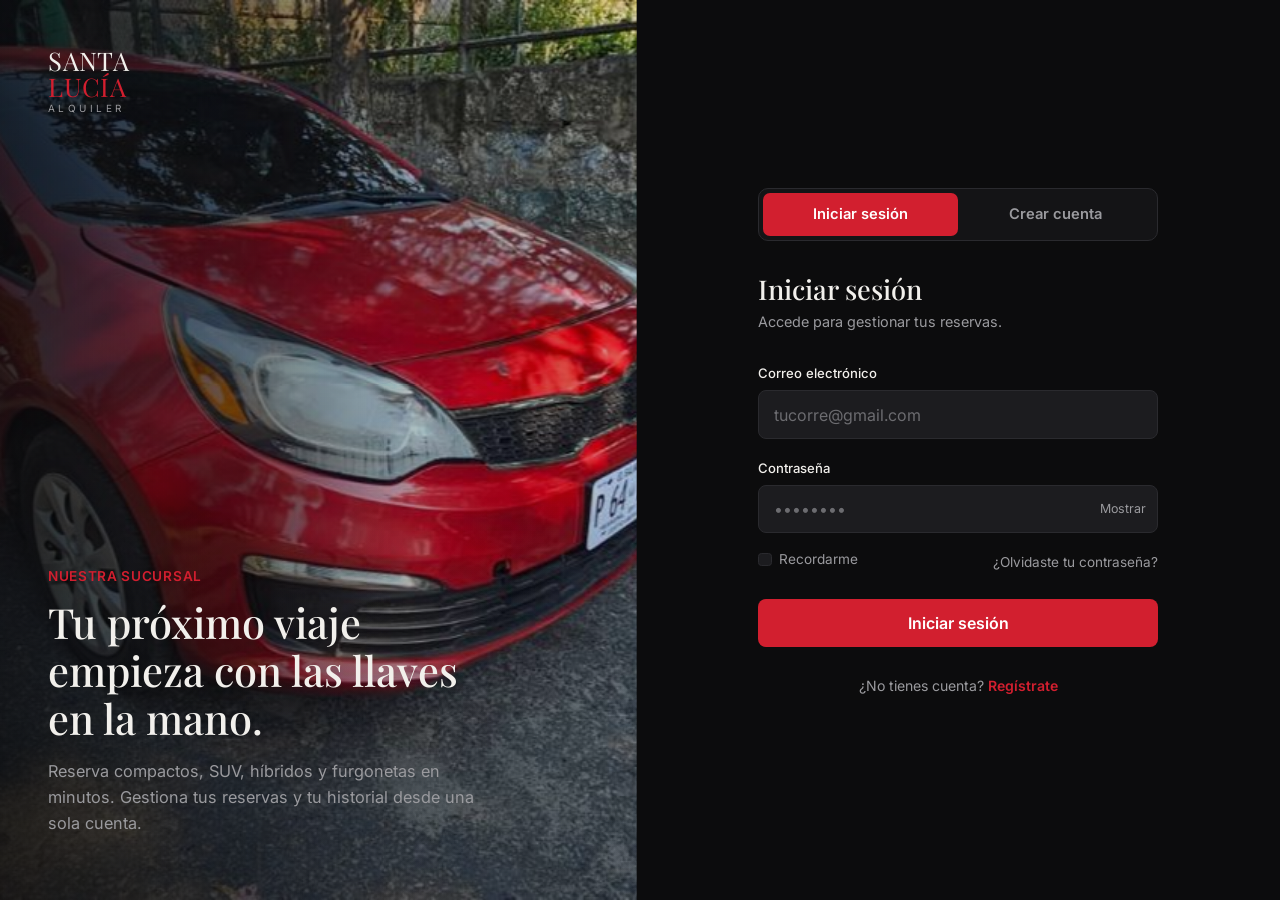
<file: renta-carros-santa-lucia - copia/dashboard.html>
<!DOCTYPE html>
<html lang="es">
<head>
    <meta charset="UTF-8">
    <meta name="viewport" content="width=device-width, initial-scale=1.0">
    <title>Dashboard - SantaLucía Alquiler</title>
    <link rel="stylesheet" href="styles.css">
    <link rel="stylesheet" href="autos.css">
    <link rel="preconnect" href="https://fonts.googleapis.com">
    <link rel="preconnect" href="https://fonts.gstatic.com" crossorigin>
    <link href="https://fonts.googleapis.com/css2?family=Libre+Baskerville:ital,wght@0,400;0,700;1,400&family=Inter:wght@400;500;600;700;800&display=swap" rel="stylesheet">
    <link rel="stylesheet" href="https://cdnjs.cloudflare.com/ajax/libs/font-awesome/6.4.0/css/all.min.css">
    <style>
        .dashboard-container {
            max-width: 1500px;
            margin: 40px auto;
            padding: 0 40px;
        }

        .dashboard-header {
            display: flex;
            justify-content: space-between;
            align-items: center;
            margin-bottom: 30px;
            flex-wrap: wrap;
            gap: 20px;
            border-bottom: 1px solid var(--light-gray-border);
            padding-bottom: 20px;
        }

        .dashboard-title {
            font-size: 2.2rem;
            font-weight: 900;
            color: #ffffff;
        }

        .role-badge {
            background-color: var(--lime-green);
            color: #ffffff;
            padding: 6px 16px;
            border-radius: 20px;
            font-size: 0.85rem;
            font-weight: 700;
            text-transform: uppercase;
            letter-spacing: 1px;
        }

        /* Tarjetas de métricas */
        .metrics-grid {
            display: grid;
            grid-template-columns: repeat(auto-fit, minmax(240px, 1fr));
            gap: 20px;
            margin-bottom: 40px;
        }

        .metric-card {
            background-color: #1a1a1a;
            border: 1px solid var(--light-gray-border);
            border-radius: var(--radius-lg);
            padding: 24px;
            display: flex;
            align-items: center;
            gap: 20px;
        }

        .metric-icon {
            width: 54px;
            height: 54px;
            border-radius: var(--radius-md);
            background-color: rgba(220, 38, 38, 0.15);
            color: var(--lime-green);
            display: flex;
            align-items: center;
            justify-content: center;
            font-size: 1.5rem;
        }

        .metric-info h3 {
            font-size: 0.9rem;
            color: var(--text-gray);
            margin-bottom: 4px;
        }

        .metric-value {
            font-size: 1.8rem;
            font-weight: 800;
            color: #ffffff;
        }

        /* Secciones principales */
        .dashboard-content {
            display: grid;
            grid-template-columns: 2fr 1fr;
            gap: 30px;
        }

        .dashboard-card {
            background-color: #1a1a1a;
            border: 1px solid var(--light-gray-border);
            border-radius: var(--radius-lg);
            padding: 28px;
            margin-bottom: 30px;
        }

        .card-header-title {
            font-size: 1.3rem;
            color: #ffffff;
            margin-bottom: 20px;
            display: flex;
            align-items: center;
            gap: 10px;
        }

        /* Tablas */
        .table-responsive {
            overflow-x: auto;
        }

        .data-table {
            width: 100%;
            border-collapse: collapse;
            text-align: left;
        }

        .data-table th, .data-table td {
            padding: 14px 16px;
            border-bottom: 1px solid var(--light-gray-border);
            color: #d4d4d4;
            font-size: 0.95rem;
        }

        .data-table th {
            color: #ffffff;
            font-weight: 700;
            background-color: #0a0a0a;
        }

        .status-tag {
            padding: 4px 10px;
            border-radius: 4px;
            font-size: 0.78rem;
            font-weight: 700;
        }

        .status-active { background-color: rgba(34, 197, 94, 0.2); color: #4ade80; }
        .status-pending { background-color: rgba(234, 179, 8, 0.2); color: #facc15; }
        .status-completed { background-color: rgba(59, 130, 246, 0.2); color: #60a5fa; }

        @media (max-width: 980px) {
            .dashboard-content { grid-template-columns: 1fr; }
            .dashboard-container { padding: 0 20px; }
        }
    </style>
</head>
<body>

    <!-- Header / Navbar -->
    <header class="header">
        <nav class="navbar">
            <a href="index.html" class="logo-link">
                <div class="logo">
                    <span class="logo-oto">SANTA</span>
                    <span class="logo-q">LUCÍA</span>
                    <span class="logo-sub">ALQUILER</span>
                </div>
            </a>
            <div class="nav-right">
                <ul class="nav-menu">
                    <li><a href="index.html" class="nav-link">Inicio</a></li>
                    <li><a href="autos.html" class="nav-link">Nuestra Flota</a></li>
                    <li><a href="dashboard.html" class="nav-link active" style="color:var(--lime-green)">Dashboard</a></li>
                </ul>
                <div class="user-box">
                    <span class="user-welcome" id="dashUserDisplay">Cargando...</span>
                    <button id="dashLogoutBtn" class="logout-btn"><i class="fas fa-sign-out-alt"></i> Salir</button>
                </div>
            </div>
        </nav>
    </header>

    <!-- Contenido principal del Dashboard -->
    <main class="dashboard-container">
        
        <div class="dashboard-header">
            <div>
                <h1 class="dashboard-title">Panel de Control</h1>
                <p style="color: var(--text-gray);">Información general y estado de servicios en tiempo real.</p>
            </div>
            <div>
                <span class="role-badge" id="userRoleBadge">Rol: Cliente</span>
            </div>
        </div>

        <!-- Métrica resumidas -->
        <section class="metrics-grid">
            <div class="metric-card">
                <div class="metric-icon"><i class="fas fa-car"></i></div>
                <div class="metric-info">
                    <h3>Vehículos Alquilados</h3>
                    <div class="metric-value" id="metricCars">0</div>
                </div>
            </div>
            <div class="metric-card">
                <div class="metric-icon"><i class="fas fa-calendar-check"></i></div>
                <div class="metric-info">
                    <h3>Reservas Activas</h3>
                    <div class="metric-value" id="metricReservations">0</div>
                </div>
            </div>
            <div class="metric-card">
                <div class="metric-icon"><i class="fas fa-wallet"></i></div>
                <div class="metric-info">
                    <h3 id="metricSpendLabel">Gasto Total</h3>
                    <div class="metric-value" id="metricSpend">$0.00</div>
                </div>
            </div>
            <div class="metric-card">
                <div class="metric-icon"><i class="fas fa-star"></i></div>
                <div class="metric-info">
                    <h3>Puntos Fidelidad</h3>
                    <div class="metric-value" id="metricPoints">0</div>
                </div>
            </div>
        </section>

        <!-- Bloques principales -->
        <div class="dashboard-content">
            
            <!-- Columna izquierda: Tabla principal dinámica según rol -->
            <div class="dashboard-main-col">
                <div class="dashboard-card">
                    <h2 class="card-header-title" id="tableTitle">
                        <i class="fas fa-list"></i> Mis Reservas Recientes
                    </h2>
                    <div class="table-responsive">
                        <table class="data-table">
                            <thead>
                                <tr id="tableHeaders">
                                    <th>ID Reserva</th>
                                    <th>Vehículo</th>
                                    <th>Fecha Inicio</th>
                                    <th>Estado</th>
                                    <th>Monto</th>
                                </tr>
                            </thead>
                            <tbody id="tableBody">
                                <!-- Se carga dinámicamente mediante JS -->
                            </tbody>
                        </table>
                    </div>
                </div>
            </div>

            <!-- Columna derecha: Actividad / Notificaciones o gestión -->
            <div class="dashboard-side-col">
                <div class="dashboard-card">
                    <h2 class="card-header-title">
                        <i class="fas fa-bell"></i> Notificaciones
                    </h2>
                    <ul style="list-style: none; padding: 0;" id="notificationsList">
                        <!-- Cargado vía JS -->
                    </ul>
                </div>
            </div>

        </div>

    </main>

    <script src="script.js"></script>
    <script>
        document.addEventListener('DOMContentLoaded', function() {
            // Validar sesión simulada en localStorage / sessionStorage
            const sessionEmail = sessionStorage.getItem('usuario');
            if (!sessionEmail) {
                window.location.replace('login-registro.html');
                return;
            }

            // Cargar datos de usuario
            const userKey = 'user_data_' + btoa(unescape(encodeURIComponent(sessionEmail))).replace(/=/g, '');
            const storedData = JSON.parse(localStorage.getItem(userKey) || '{}');
            
            // Asignación de rol simulada (ejemplo: si el correo es admin@santalucia.com o contiene 'admin')
            const role = (sessionEmail.includes('admin')) ? 'admin' : 'cliente';

            // Mostrar info en pantalla
            document.getElementById('dashUserDisplay').textContent = storedData.name || sessionEmail;
            document.getElementById('userRoleBadge').textContent = 'Rol: ' + role.toUpperCase();

            // Renderizar vistas diferenciadas según el ROL
            if (role === 'admin') {
                renderAdminDashboard();
            } else {
                renderClientDashboard(storedData);
            }

            // Logout
            document.getElementById('dashLogoutBtn').addEventListener('click', function() {
                sessionStorage.removeItem('usuario');
                window.location.replace('login-registro.html');
            });
        });

        function renderClientDashboard(userData) {
            document.getElementById('metricCars').textContent = '1';
            document.getElementById('metricReservations').textContent = '2';
            document.getElementById('metricSpendLabel').textContent = 'Gasto Acumulado';
            document.getElementById('metricSpend').textContent = '$240.00';
            document.getElementById('metricPoints').textContent = '120 pts';

            const tbody = document.getElementById('tableBody');
            tbody.innerHTML = `
                <tr>
                    <td>#RES-9021</td>
                    <td>Nissan Versa</td>
                    <td>22/09/2026</td>
                    <td><span class="status-tag status-active">Activa</span></td>
                    <td>$120.00</td>
                </tr>
                <tr>
                    <td>#RES-8812</td>
                    <td>Kia Sportage</td>
                    <td>10/08/2026</td>
                    <td><span class="status-tag status-completed">Completada</span></td>
                    <td>$120.00</td>
                </tr>
            `;

            document.getElementById('notificationsList').innerHTML = `
                <li style="margin-bottom: 12px; font-size: 0.9rem; color: #a3a3a3;">
                    <strong style="color: #fff;">Recordatorio:</strong> Entrega del Nissan Versa el 25/09/2026.
                </li>
                <li style="font-size: 0.9rem; color: #a3a3a3;">
                    <strong style="color: #fff;">Pago Confirmado:</strong> Reserva #RES-9021 procesada con éxito.
                </li>
            `;
        }

        function renderAdminDashboard() {
            document.getElementById('tableTitle').innerHTML = '<i class="fas fa-tasks"></i> Gestión Global de Flota';
            document.getElementById('metricCars').textContent = '94';
            document.getElementById('metricReservations').textContent = '18';
            document.getElementById('metricSpendLabel').textContent = 'Ingresos del Mes';
            document.getElementById('metricSpend').textContent = '$12,450.00';
            document.getElementById('metricPoints').textContent = '98%'; // Eficiencia de flota

            const tbody = document.getElementById('tableBody');
            tbody.innerHTML = `
                <tr>
                    <td>#RES-9021</td>
                    <td>Juan Pérez (Cliente)</td>
                    <td>Nissan Versa</td>
                    <td><span class="status-tag status-active">En Salida</span></td>
                    <td>$120.00</td>
                </tr>
                <tr>
                    <td>#RES-9022</td>
                    <td>Maria López (Cliente)</td>
                    <td>BMW Serie 3</td>
                    <td><span class="status-tag status-pending">Pendiente</span></td>
                    <td>$350.00</td>
                </tr>
            `;

            document.getElementById('notificationsList').innerHTML = `
                <li style="margin-bottom: 12px; font-size: 0.9rem; color: #a3a3a3;">
                    <strong style="color: #fff;">Alerta Mantenimiento:</strong> Coche Kia Sportage (ID: 45) requiere revisión de frenos.
                </li>
                <li style="font-size: 0.9rem; color: #a3a3a3;">
                    <strong style="color: #fff;">Nueva Solicitud:</strong> 3 reservas pendientes de aprobación.
                </li>
            `;
        }
    </script>
</body>
</html>
</file>
<file: renta-carros-santa-lucia - copia/styles.css>
/* Estilos generales SANTA LUCÍA ALQUILER */

/* Reset básico */
*,
*::before,
*::after {
    margin: 0;
    padding: 0;
    box-sizing: border-box;
}

/* Variables: colores, sombras, radios */
:root {
    /* Colores del tema (tema oscuro + acento rojo) */
    --lime-green: #DC2626;
    --lime-green-hover: #B91C1C;
    --dark-gray: #f5f5f7;
    --medium-gray: #e5e5e5;
    --text-gray: #a3a3a3;
    --light-gray: #1a1a1a;
    --light-gray-border: #333333;
    --white: #000000;
    --black: #ffffff;

    /* Sombras */
    --shadow-sm: 0 2px 8px rgba(255, 255, 255, 0.06);
    --shadow-md: 0 4px 16px rgba(255, 255, 255, 0.1);
    --shadow-lg: 0 8px 32px rgba(255, 255, 255, 0.15);

    /* Radios */
    --radius-sm: 4px;
    --radius-md: 8px;
    --radius-lg: 12px;

    /* Transiciones */
    --transition: all 0.3s ease;
}

/* Estilos base del HTML */
html {
    scroll-behavior: smooth;
}

/* Body: fuente principal + fondo oscuro */
body {
    font-family: 'Libre Baskerville', Georgia, 'Times New Roman', serif;
    color: var(--dark-gray);
    line-height: 1.75;
    background-color: var(--white);
    overflow-x: hidden;
    font-size: 16px;
    -webkit-font-smoothing: antialiased;
    -moz-osx-font-smoothing: grayscale;
}

/* FUENTE GLOBAL: Aplico la fuente a TODO lo que HEREDA normal y a controles
   de formulario (que NO heredan por defecto del <body>).
   NO toco *::before / *::after para NO romper Font Awesome (usa ::before para pintar iconos). */
button,
input,
select,
textarea,
optgroup,
option,
::placeholder,
ul, ol, li, a, span, p, div, section, article, aside, header, nav, footer,
h1, h2, h3, h4, h5, h6,
label, small, strong, em, table, td, th, form {
    font-family: 'Libre Baskerville', Georgia, 'Times New Roman', serif;
}

/* ========== Tipografía (Libre Baskerville) ========== */
h1, h2, h3, h4, h5, h6,
.logo-oto, .logo-q,
.nav-link, .mobile-nav-link,
.footer-title,
.hero-subtitle, .hero-title,
.category-btn, .sort-label, .sort-select,
.widget-toggle,
.payment-label,
.dropdown-menu li a,
.count,
.footer-copy {
    font-family: 'Libre Baskerville', Georgia, 'Times New Roman', serif !important;
    letter-spacing: 0.8px;
    line-height: 1.2;
}

/* Logo y títulos grandes: tracking ajustado */
.logo-oto, .logo-q,
.hero-title {
    letter-spacing: -1px;
}

.hero-subtitle,
.logo-sub {
    font-family: 'Libre Baskerville', Georgia, 'Times New Roman', serif !important;
    letter-spacing: 3px;
}

/* ========== LIBRE BASKERVILLE (textos de lectura) ========== */
.footer-tagline,
.contact-list li,
.footer-links li a,
.footer-legal li a,
.widget-item {
    font-family: 'Libre Baskerville', Georgia, 'Times New Roman', serif !important;
}

.social-link,
.widget-item {
    font-family: initial !important;
}

a {
    text-decoration: none;
    color: inherit;
}

ul {
    list-style: none;
}

button {
    font-family: inherit;
    cursor: pointer;
    border: none;
    background: none;
}

select {
    font-family: inherit;
}

/* ========== Header / Navbar ========== */
.header {
    position: sticky;
    top: 0;
    z-index: 1000;
    background-color: var(--white);
    border-bottom: 1px solid var(--light-gray-border);
    box-shadow: var(--shadow-sm);
}

.navbar {
    max-width: 1500px;
    margin: 0 auto;
    padding: 0 40px;
    height: 90px;
    display: flex;
    align-items: center;
    justify-content: space-between;
}

/* Logo del header */
.logo {
    display: flex;
    flex-direction: column;
    align-items: flex-start;
    line-height: 1;
}

.logo-oto {
    font-size: 2.16rem;
    font-weight: 900;
    color: var(--black);
    letter-spacing: -2px;
}

.logo-q {
    font-size: 2.16rem;
    font-weight: 900;
    color: var(--lime-green);
    letter-spacing: -2px;
}

.logo-sub {
    font-size: 0.684rem;
    font-weight: 800;
    color: var(--lime-green);
    letter-spacing: 4px;
    margin-top: -4px;
    margin-left: 2px;
}

/* Menú navegación y elementos de la derecha */
.nav-right {
    display: flex;
    align-items: center;
    gap: 30px;
}

/* Menú principal de navegación */
.nav-menu {
    display: flex;
    align-items: center;
    gap: 36px;
}

.nav-link {
    font-size: 1.05rem;
    font-weight: 600;
    color: var(--dark-gray);
    transition: var(--transition);
    position: relative;
    padding: 8px 0;
}

.nav-link:hover {
    color: var(--lime-green);
}

/* Dropdowns del menú (Empresa, Idiomas...) */
.dropdown {
    position: relative;
}

.dropdown-arrow {
    font-size: 0.7rem;
    margin-left: 5px;
    color: var(--lime-green);
    transition: transform 0.3s ease;
}

.dropdown-toggle:hover .dropdown-arrow {
    transform: rotate(180deg);
}

/* Submenú desplegable */
.dropdown-menu {
    position: absolute;
    top: 100%;
    left: 50%;
    transform: translateX(-50%) translateY(10px);
    min-width: 180px;
    background-color: var(--white);
    border-radius: var(--radius-md);
    box-shadow: var(--shadow-lg);
    padding: 10px 0;
    opacity: 0;
    visibility: hidden;
    transition: all 0.3s ease;
    z-index: 100;
    border: 1px solid var(--light-gray-border);
}

.dropdown:hover .dropdown-menu,
.dropdown.active .dropdown-menu {
    opacity: 1;
    visibility: visible;
    transform: translateX(-50%) translateY(0);
}

.dropdown-menu li a {
    display: block;
    padding: 10px 20px;
    font-size: 0.92rem;
    font-weight: 500;
    color: var(--text-gray);
    transition: var(--transition);
}

.dropdown-menu li a:hover {
    background-color: var(--light-gray);
    color: var(--lime-green);
}

/* Selectores de idioma (ES/EN) */
.nav-extras {
    display: flex;
    align-items: center;
    gap: 18px;
    padding-left: 24px;
    border-left: 1px solid var(--light-gray-border);
    height: 40px;
}

.extras-btn {
    font-size: 1rem;
    font-weight: 600;
    color: var(--dark-gray);
    padding: 6px 0;
    transition: var(--transition);
    display: flex;
    align-items: center;
}

.extras-btn:hover {
    color: var(--lime-green);
}

/* Botón hamburguesa (solo móvil) */
.mobile-menu-btn {
    display: none;
    font-size: 1.5rem;
    color: var(--dark-gray);
    padding: 8px;
}

/* Menú móvil desplegable (abajo del header) */
.mobile-menu {
    display: none;
    background-color: var(--white);
    border-top: 1px solid var(--light-gray-border);
    padding: 20px 40px;
}

.mobile-menu.open {
    display: block;
}

.mobile-nav-menu {
    display: flex;
    flex-direction: column;
    gap: 4px;
}

.mobile-nav-link {
    display: block;
    font-size: 1.1rem;
    font-weight: 600;
    color: var(--dark-gray);
    padding: 14px 0;
    border-bottom: 1px solid var(--light-gray-border);
    transition: var(--transition);
}

.mobile-nav-link:hover {
    color: var(--lime-green);
}

.mobile-extras {
    display: flex;
    gap: 20px;
    margin-top: 20px;
    padding-top: 20px;
    border-top: 1px solid var(--light-gray-border);
}

/* ========== Hero (parte superior con video o carrusel) ========== */
.hero {
    position: relative;
    width: 100%;
    height: 88vh;
    min-height: 680px;
    overflow: hidden;
    border-bottom: 4px solid var(--lime-green);
    box-shadow: 0 6px 20px rgba(220, 38, 38, 0.35);
}

/* Track y slides del carrusel */
.carousel-track {
    position: relative;
    width: 100%;
    height: 100%;
}

.hero-slide {
    position: absolute;
    top: 0;
    left: 0;
    width: 100%;
    height: 100%;
    opacity: 0;
    transition: opacity 0.8s ease-in-out;
    visibility: hidden;
}

.hero-slide.active {
    opacity: 1;
    visibility: visible;
    z-index: 0;
}

.hero-image {
    width: 100%;
    height: 100%;
    object-fit: cover;
    object-position: center;
    display: block;
}

/* Video de fondo del hero */
.hero-video {
    position: absolute;
    top: 0;
    left: 0;
    width: 100%;
    height: 100%;
    object-fit: cover;
    object-position: center;
    display: block;
    z-index: 0;
}

/* Oscurece el fondo para que se lea el texto */
.hero-overlay {
    position: absolute;
    top: 0;
    left: 0;
    width: 100%;
    height: 100%;
    z-index: 1;
    background: linear-gradient(to right, rgba(0, 0, 0, 0.55) 0%, rgba(0, 0, 0, 0.3) 100%);
}

/* Textos del hero (FLOTA + ELIGE TU VEHÍCULO) */
.hero-content {
    position: absolute;
    top: 0;
    left: 0;
    z-index: 2;
    max-width: 1500px;
    margin: 0 auto;
    padding: 0 180px;
    width: 100%;
    height: 100%;
    display: flex;
    flex-direction: column;
    justify-content: center;
}

.hero-subtitle {
    font-size: 1rem;
    font-weight: 800;
    color: var(--lime-green);
    letter-spacing: 4px;
    margin-bottom: 8px;
    text-transform: uppercase;
}

.hero-title {
    font-size: 3.4rem;
    font-weight: 900;
    color: #ffffff;
    letter-spacing: -1px;
    line-height: 1.1;
    text-transform: uppercase;
}

.hero-search-container {
    align-items: center;
    text-align: center;
    padding: 0 40px;
}

.hero-search-title {
    margin-bottom: 28px;
}

.hero-search-form {
    width: 100%;
    max-width: 760px;
}

.search-field-group {
    display: flex;
    align-items: stretch;
    background-color: #ffffff;
    border-radius: var(--radius-lg);
    box-shadow: 0 20px 60px rgba(0, 0, 0, 0.45);
    overflow: hidden;
    border: 2px solid transparent;
    transition: all 0.35s ease;
}

.search-field-group:focus-within {
    border-color: var(--lime-green);
    box-shadow: 0 20px 60px rgba(220, 38, 38, 0.35);
    transform: translateY(-2px);
}

.search-field {
    flex: 1;
    display: flex;
    align-items: center;
    gap: 14px;
    padding: 0 22px;
}

.search-icon {
    color: var(--lime-green);
    font-size: 1.15rem;
    flex-shrink: 0;
}

.search-input {
    flex: 1;
    border: none;
    outline: none;
    background: transparent;
    padding: 20px 0;
    font-size: 1.02rem;
    font-weight: 500;
    color: #1a1a1a;
    font-family: 'Libre Baskerville', Georgia, 'Times New Roman', serif !important;
}

.search-input::placeholder {
    color: #737373;
    font-weight: 400;
    font-family: 'Libre Baskerville', Georgia, 'Times New Roman', serif !important;
}

.search-btn {
    display: flex;
    align-items: center;
    gap: 10px;
    padding: 0 36px;
    background-color: var(--lime-green);
    color: #ffffff;
    font-size: 0.95rem;
    font-weight: 800;
    letter-spacing: 1.5px;
    text-transform: uppercase;
    transition: all 0.3s ease;
    font-family: 'Libre Baskerville', Georgia, 'Times New Roman', serif !important;
}

.search-btn:hover {
    background-color: var(--lime-green-hover);
}

.search-btn-icon {
    font-size: 1rem;
}

/* Puntos indicadores del carrusel */
.carousel-indicators {
    position: absolute;
    bottom: 20px;
    left: 50%;
    transform: translateX(-50%);
    z-index: 3;
    display: flex;
    align-items: center;
    gap: 10px;
    padding: 6px 12px;
    background-color: rgba(0, 0, 0, 0.2);
    border-radius: 999px;
    backdrop-filter: blur(4px);
}

.carousel-dot {
    width: 10px;
    height: 10px;
    background-color: rgba(255, 255, 255, 0.5);
    border-radius: 50%;
    border: none;
    cursor: pointer;
    transition: all 0.3s ease;
    outline: none;
}

.carousel-dot:hover {
    background-color: rgba(255, 255, 255, 0.8);
    transform: scale(1.2);
}

.carousel-dot.active {
    width: 14px;
    height: 14px;
    background-color: var(--lime-green);
    box-shadow: 0 0 12px var(--lime-green);
    transform: scale(1);
}

/* ========== Widget flotante derecho (WhatsApp, teléfono...) ========== */
.floating-widget {
    position: fixed;
    right: 0;
    top: 50%;
    transform: translateY(-50%);
    z-index: 999;
    display: flex;
    align-items: stretch;
    background-color: var(--black);
    border-radius: var(--radius-lg) 0 0 var(--radius-lg);
    overflow: visible;
    box-shadow: var(--shadow-lg);
}

.widget-toggle {
    width: 24px;
    min-height: 180px;
    background-color: var(--lime-green);
    color: var(--black);
    display: flex;
    align-items: center;
    justify-content: center;
    font-size: 0.9rem;
    font-weight: 900;
    cursor: pointer;
    transition: var(--transition);
    border-radius: var(--radius-lg) 0 0 var(--radius-lg);
}

.widget-toggle i {
    transition: transform 0.4s ease;
}

.widget-panel {
    display: flex;
    flex-direction: column;
    width: 0;
    overflow: hidden;
    transition: width 0.4s cubic-bezier(0.4, 0, 0.2, 1);
    background-color: var(--black);
    border-radius: var(--radius-lg) 0 0 var(--radius-lg);
}

/* Se expande al hacer hover (desktop) o al hacer click */
.floating-widget:hover .widget-panel,
.floating-widget.open .widget-panel {
    width: 58px;
}

.floating-widget:hover .widget-toggle i,
.floating-widget.open .widget-toggle i {
    transform: rotate(180deg);
}

.widget-item {
    width: 58px;
    height: 58px;
    flex-shrink: 0;
    display: flex;
    align-items: center;
    justify-content: center;
    color: var(--white);
    font-size: 1.4rem;
    transition: var(--transition);
    border-bottom: 1px solid rgba(0, 0, 0, 0.1);
}

.widget-item:last-child {
    border-bottom: none;
}

.widget-item:hover {
    background-color: var(--lime-green);
    color: var(--black);
}

/* ========== Filtros y ordenación (index.html) ========== */
.filters-section {
    max-width: 1500px;
    margin: 0 auto;
    padding: 60px 40px 40px;
}

.filters-container {
    display: flex;
    align-items: flex-start;
    justify-content: space-between;
    gap: 40px;
    flex-wrap: wrap;
}

/* Botones de categorías */
.categories-wrapper {
    display: flex;
    flex-wrap: wrap;
    align-items: center;
    gap: 12px;
    flex: 1;
    max-width: calc(100% - 280px);
}

.category-btn {
    font-size: 1.05rem;
    font-weight: 700;
    color: var(--dark-gray);
    padding: 14px 28px;
    border-radius: var(--radius-sm);
    background-color: transparent;
    transition: var(--transition);
    white-space: nowrap;
    letter-spacing: 0.3px;
}

.category-btn:hover {
    color: var(--lime-green);
    background-color: var(--light-gray);
}

.category-btn.active {
    background-color: var(--black);
    color: var(--white);
}

.category-btn.active:hover {
    background-color: var(--medium-gray);
}

.category-btn .count {
    font-weight: 700;
}

/* Selector de ordenación */
.sort-wrapper {
    display: flex;
    align-items: center;
    gap: 10px;
    min-width: 260px;
    background-color: var(--light-gray);
    padding: 4px 20px;
    border-radius: var(--radius-sm);
    height: 52px;
}

.sort-label {
    font-size: 1rem;
    font-weight: 600;
    color: var(--dark-gray);
    white-space: nowrap;
}

.sort-select {
    flex: 1;
    background: transparent;
    border: none;
    outline: none;
    font-size: 1rem;
    font-weight: 600;
    color: var(--dark-gray);
    padding: 8px 0;
    cursor: pointer;
    appearance: none;
    -webkit-appearance: none;
    background-image: url("data:image/svg+xml;charset=UTF-8,%3csvg xmlns='http://www.w3.org/2000/svg' viewBox='0 0 24 24' fill='none' stroke='currentColor' stroke-width='2' stroke-linecap='round' stroke-linejoin='round'%3e%3cpolyline points='6 9 12 15 18 9'%3e%3c/polyline%3e%3c/svg%3e");
    background-repeat: no-repeat;
    background-position: right 0 center;
    background-size: 16px;
    padding-right: 24px;
}

.sort-select option {
    background-color: var(--white);
    color: var(--dark-gray);
}

/* ========== Tarjetas de vehículos (grid 4 col) ========== */
.vehicles-section {
    max-width: 1500px;
    margin: 0 auto;
    padding: 20px 40px 60px;
}

.vehicles-grid {
    display: grid;
    grid-template-columns: repeat(4, 1fr);
    gap: 24px;
}

.vehicle-card {
    background-color: var(--black);
    border-radius: var(--radius-lg);
    overflow: hidden;
    box-shadow: var(--shadow-md);
    border: 1px solid var(--light-gray-border);
    transition: var(--transition);
    cursor: pointer;
}

.vehicle-card:hover {
    transform: translateY(-6px);
    box-shadow: 0 12px 32px rgba(220, 38, 38, 0.25);
    border-color: var(--lime-green);
}

.vehicle-image-wrap {
    position: relative;
    width: 100%;
    padding-top: 70%;
    background-color: var(--light-gray);
    overflow: hidden;
}

.vehicle-image {
    position: absolute;
    top: 0;
    left: 0;
    width: 100%;
    height: 100%;
    object-fit: cover;
    display: block;
    transition: transform 0.5s ease;
}

.vehicle-card:hover .vehicle-image {
    transform: scale(1.06);
}

/* Badge: disponible / no disponible */
.availability-badge {
    position: absolute;
    top: 12px;
    right: 12px;
    padding: 6px 14px;
    border-radius: 999px;
    font-size: 0.72rem;
    font-weight: 800;
    letter-spacing: 0.5px;
    text-transform: uppercase;
    z-index: 2;
    backdrop-filter: blur(6px);
}

.availability-badge.available {
    background-color: rgba(220, 38, 38);
    color: #ffffff;
    box-shadow: 0 2px 10px rgba(220, 38, 38, 0.5);
}

.availability-badge.not-available {
    background-color: rgba(115, 115, 115);
    color: #ffffff;
    box-shadow: 0 2px 10px rgba(115, 115, 115, 0.5);
}

.vehicle-category {
    position: absolute;
    top: 12px;
    left: 12px;
    padding: 6px 14px;
    border-radius: 999px;
    font-size: 0.72rem;
    font-weight: 700;
    letter-spacing: 0.5px;
    text-transform: uppercase;
    z-index: 2;
    background-color: rgba(0, 0, 0, 0.7);
    color: #ffffff;
    backdrop-filter: blur(6px);
    border: 1px solid rgba(220, 38, 38, 0.5);
}

.vehicle-info {
    padding: 20px 22px 22px;
    display: flex;
    flex-direction: column;
    gap: 14px;
}

.vehicle-name {
    font-size: 1.15rem;
    font-weight: 800;
    color: #000000;
    letter-spacing: 0.3px;
    line-height: 1.3;
}

.vehicle-specs {
    display: grid;
    grid-template-columns: repeat(2, 1fr);
    gap: 10px 14px;
    padding: 12px 0;
    border-top: 1px solid #e5e5e5;
    border-bottom: 1px solid #e5e5e5;
}

.spec-item {
    display: flex;
    align-items: center;
    gap: 8px;
    font-size: 0.85rem;
    font-weight: 500;
    color: #525252;
}

.spec-item i {
    color: var(--lime-green);
    font-size: 0.9rem;
    min-width: 16px;
}

.vehicle-footer {
    display: flex;
    align-items: center;
    justify-content: space-between;
    gap: 12px;
    margin-top: 2px;
}

.vehicle-price {
    display: flex;
    align-items: baseline;
    gap: 3px;
}

.price-value {
    font-size: 1.6rem;
    font-weight: 900;
    color: var(--lime-green);
    letter-spacing: -0.5px;
}

.price-period {
    font-size: 0.85rem;
    font-weight: 600;
    color: #737373;
}

.whatsapp-btn {
    display: flex;
    align-items: center;
    gap: 8px;
    padding: 10px 16px;
    background-color: #25D366;
    color: #ffffff;
    border-radius: var(--radius-md);
    font-size: 0.88rem;
    font-weight: 700;
    letter-spacing: 0.3px;
    transition: all 0.3s ease;
    white-space: nowrap;
}

.whatsapp-btn i {
    font-size: 1.1rem;
}

.whatsapp-btn:hover {
    background-color: #128C7E;
    transform: translateY(-2px);
    box-shadow: 0 6px 16px rgba(37, 211, 102, 0.4);
}

/* ========== Media Queries (responsive) ========== */

/* Laptop grande ≤1300px */
@media (max-width: 1300px) {
    .navbar {
        padding: 0 30px;
    }

    .hero-content {
        padding: 0 140px;
    }

    .filters-section {
        padding: 50px 30px 30px;
    }

    .categories-wrapper {
        max-width: 100%;
    }

    .filters-container {
        gap: 30px;
    }

    .vehicles-section {
        padding: 20px 30px 50px;
    }

    .vehicle-info {
        padding: 18px;
    }

    .vehicle-name {
        font-size: 1.05rem;
    }

    .price-value {
        font-size: 1.4rem;
    }

    .whatsapp-btn {
        padding: 9px 14px;
        font-size: 0.82rem;
    }

    .whatsapp-btn span {
        display: inline;
    }
}

/* Laptop mediana ≤1100px */
@media (max-width: 1100px) {
    .nav-menu {
        gap: 24px;
    }

    .nav-link {
        font-size: 0.98rem;
    }

    .nav-extras {
        gap: 14px;
        padding-left: 18px;
    }

    .hero-title {
        font-size: 2.8rem;
    }

    .hero-content {
        padding: 0 100px;
    }
}

/* Tablet ≤960px */
@media (max-width: 960px) {
    .navbar {
        height: 80px;
    }

    .nav-menu,
    .nav-extras {
        display: none;
    }

    .mobile-menu-btn {
        display: block;
    }

    .hero {
        height: 320px;
    }

    .hero-content {
        padding: 0 30px;
    }

    .hero-title {
        font-size: 2.4rem;
    }

    /* Carrusel tablet */
    .carousel-indicators {
        bottom: 14px;
        padding: 5px 10px;
        gap: 8px;
    }
    .carousel-dot {
        width: 9px;
        height: 9px;
    }
    .carousel-dot.active {
        width: 12px;
        height: 12px;
    }

    .widget-toggle {
        width: 22px;
        min-height: 160px;
        border-radius: var(--radius-md) 0 0 var(--radius-md);
    }

    .widget-panel,
    .widget-item {
        width: 50px;
        height: 50px;
        font-size: 1.2rem;
    }

    .floating-widget {
        border-radius: var(--radius-md) 0 0 var(--radius-md);
    }

    .floating-widget:hover .widget-panel,
    .floating-widget.open .widget-panel {
        width: 50px;
    }

    .filters-section {
        padding: 40px 20px 25px;
    }

    .filters-container {
        flex-direction: column;
        align-items: flex-start;
        gap: 25px;
    }

    .categories-wrapper {
        width: 100%;
    }

    .sort-wrapper {
        width: 100%;
        max-width: 100%;
        min-width: auto;
    }

    .vehicles-grid {
        grid-template-columns: repeat(2, 1fr);
        gap: 20px;
    }

    .vehicles-section {
        padding: 20px 20px 40px;
    }

    .vehicle-info {
        padding: 16px 18px;
        gap: 12px;
    }

    .vehicle-name {
        font-size: 1.02rem;
    }

    .vehicle-specs {
        grid-template-columns: repeat(2, 1fr);
        gap: 8px 12px;
    }

    .spec-item {
        font-size: 0.82rem;
    }

    .availability-badge,
    .vehicle-category {
        padding: 5px 12px;
        font-size: 0.68rem;
    }

    .price-value {
        font-size: 1.35rem;
    }

    .whatsapp-btn {
        padding: 8px 12px;
        font-size: 0.78rem;
        gap: 6px;
    }

    .whatsapp-btn span {
        display: inline;
    }
}

/* Móvil grande ≤640px */
@media (max-width: 640px) {
    .navbar {
        padding: 0 20px;
        height: 72px;
    }

    .logo-oto,
    .logo-q {
        font-size: 1.92rem;
    }

    .logo-sub {
        font-size: 0.64rem;
        letter-spacing: 3px;
    }

    .mobile-menu {
        padding: 16px 20px;
    }

    .hero {
        height: 280px;
    }

    .hero-title {
        font-size: 1.9rem;
    }

    .hero-subtitle {
        font-size: 0.85rem;
        letter-spacing: 3px;
    }

    .hero-content {
        padding: 0 20px;
    }

    /* Carrusel móvil grande */
    .carousel-indicators {
        bottom: 12px;
        padding: 4px 8px;
        gap: 7px;
        backdrop-filter: none;
    }
    .carousel-dot {
        width: 8px;
        height: 8px;
    }
    .carousel-dot.active {
        width: 11px;
        height: 11px;
        box-shadow: 0 0 8px var(--lime-green);
    }

    .floating-widget {
        border-radius: 10px 0 0 10px;
    }

    .widget-toggle {
        width: 20px;
        min-height: 140px;
        border-radius: 10px 0 0 10px;
    }

    .widget-panel,
    .widget-item {
        width: 44px;
        height: 44px;
        font-size: 1.05rem;
    }

    .floating-widget:hover .widget-panel,
    .floating-widget.open .widget-panel {
        width: 44px;
    }

    .filters-section {
        padding: 30px 16px 20px;
    }

    .category-btn {
        font-size: 0.95rem;
        padding: 12px 20px;
    }

    .categories-wrapper {
        gap: 8px;
    }

    .sort-wrapper {
        height: 48px;
        padding: 4px 16px;
    }

    .sort-label,
    .sort-select {
        font-size: 0.95rem;
    }

    .vehicles-grid {
        grid-template-columns: 1fr;
        gap: 16px;
    }

    .vehicles-section {
        padding: 16px 16px 30px;
    }

    .vehicle-info {
        padding: 14px 16px 16px;
        gap: 10px;
    }

    .vehicle-name {
        font-size: 1rem;
    }

    .vehicle-specs {
        grid-template-columns: repeat(2, 1fr);
        gap: 7px 10px;
    }

    .spec-item {
        font-size: 0.8rem;
    }

    .availability-badge,
    .vehicle-category {
        padding: 4px 10px;
        font-size: 0.64rem;
        top: 8px;
    }

    .availability-badge {
        right: 8px;
    }

    .vehicle-category {
        left: 8px;
    }

    .vehicle-footer {
        gap: 8px;
    }

    .price-value {
        font-size: 1.25rem;
    }

    .whatsapp-btn {
        padding: 8px 10px;
        font-size: 0.75rem;
        gap: 5px;
    }

    .whatsapp-btn span {
        display: none;
    }

    .whatsapp-btn i {
        font-size: 1.05rem;
    }
}

/* Móvil pequeño ≤420px */
@media (max-width: 420px) {
    .hero-title {
        font-size: 1.55rem;
    }

    .logo-oto,
    .logo-q {
        font-size: 1.6rem;
    }

    .logo-sub {
        font-size: 0.56rem;
    }

    .category-btn {
        padding: 10px 16px;
        font-size: 0.88rem;
    }

    /* Indicadores del carrusel (móvil pequeño) */
    .carousel-indicators {
        bottom: 10px;
        padding: 3px 6px;
        gap: 6px;
    }
    .carousel-dot {
        width: 7px;
        height: 7px;
    }
    .carousel-dot.active {
        width: 10px;
        height: 10px;
    }
}

/* ========== Footer (pie de página) ========== */
.footer {
    background-color: #050505;
    color: #e5e5e5;
    margin-top: 40px;
    border-top: 3px solid var(--lime-green);
}

.footer-container {
    max-width: 1500px;
    margin: 0 auto;
    padding: 0 40px;
}

/* Grid principal del footer (4 columnas) */
.footer .footer-container:first-child {
    display: grid;
    grid-template-columns: 1.3fr 1fr 1fr 1.2fr;
    gap: 50px;
    padding-top: 60px;
    padding-bottom: 40px;
}

.footer-col h4.footer-title {
    font-size: 1.15rem;
    font-weight: 800;
    color: #ffffff;
    text-transform: uppercase;
    letter-spacing: 1px;
    margin-bottom: 22px;
    padding-bottom: 10px;
    border-bottom: 2px solid var(--lime-green);
    display: inline-block;
}

.footer-logo {
    margin-bottom: 18px;
}

.footer-tagline {
    font-size: 0.95rem;
    line-height: 1.7;
    color: #a3a3a3;
    margin-bottom: 24px;
}

/* Iconos redes sociales */
.footer-social {
    display: flex;
    gap: 10px;
    flex-wrap: wrap;
}

.social-link {
    width: 40px;
    height: 40px;
    border-radius: 50%;
    background-color: var(--light-gray);
    color: #ffffff;
    display: flex;
    align-items: center;
    justify-content: center;
    font-size: 0.95rem;
    transition: var(--transition);
    border: 1px solid var(--light-gray-border);
}

.social-link:hover {
    background-color: var(--lime-green);
    color: var(--black);
    transform: translateY(-3px);
    box-shadow: 0 4px 14px rgba(220, 38, 38, 0.4);
}

/* Lista de enlaces rápidos */
.footer-links {
    display: flex;
    flex-direction: column;
    gap: 10px;
}

.footer-links li a {
    font-size: 0.95rem;
    color: #a3a3a3;
    transition: var(--transition);
    position: relative;
    padding-left: 0;
}

.footer-links li a:hover {
    color: var(--lime-green);
    padding-left: 8px;
}

.footer-links li a::before {
    content: '›';
    color: var(--lime-green);
    font-weight: 700;
    position: absolute;
    left: -14px;
    opacity: 0;
    transition: var(--transition);
}

.footer-links li a:hover::before {
    opacity: 1;
    left: -4px;
}

/* Datos de contacto */
.contact-list {
    display: flex;
    flex-direction: column;
    gap: 14px;
}

.contact-list li {
    display: flex;
    align-items: flex-start;
    gap: 12px;
    font-size: 0.92rem;
    color: #a3a3a3;
    line-height: 1.5;
}

.contact-list li i {
    color: var(--lime-green);
    font-size: 1rem;
    margin-top: 4px;
    min-width: 18px;
}

.contact-list li a {
    color: #a3a3a3;
    transition: var(--transition);
}

.contact-list li a:hover {
    color: var(--lime-green);
}

/* Franja de métodos de pago */
.footer-payment {
    background-color: #0a0a0a;
    border-top: 1px solid #1a1a1a;
    border-bottom: 1px solid #1a1a1a;
}

.footer-payment-inner {
    display: flex;
    align-items: center;
    justify-content: center;
    gap: 20px;
    padding: 20px 40px;
    flex-wrap: wrap;
}

.payment-label {
    font-size: 0.9rem;
    font-weight: 700;
    letter-spacing: 2px;
    color: #ffffff;
    text-transform: uppercase;
}

.payment-icons {
    display: flex;
    gap: 14px;
    font-size: 2.2rem;
    color: #a3a3a3;
}

.payment-icons i {
    transition: var(--transition);
}

.payment-icons i:hover {
    color: var(--lime-green);
    transform: translateY(-2px);
}

/* Franja inferior: copyright y términos legales */
.footer-bottom {
    background-color: #030303;
    padding: 20px 0;
}

.footer-bottom-inner {
    display: flex;
    align-items: center;
    justify-content: space-between;
    flex-wrap: wrap;
    gap: 20px;
    padding: 0 40px;
}

.footer-copy {
    font-size: 0.88rem;
    color: #666666;
    font-weight: 500;
}

.footer-legal {
    display: flex;
    gap: 22px;
    flex-wrap: wrap;
}

.footer-legal li a {
    font-size: 0.88rem;
    color: #666666;
    transition: var(--transition);
    font-weight: 500;
}

.footer-legal li a:hover {
    color: var(--lime-green);
}

/* ====== Responsive del Footer ====== */

/* Footer: ≤1300px */
@media (max-width: 1300px) {
    .footer .footer-container:first-child,
    .footer-container {
        padding-left: 30px;
        padding-right: 30px;
    }
    .footer .footer-container:first-child {
        gap: 40px;
    }
}

/* Footer: ≤1100px → 2 columnas */
@media (max-width: 1100px) {
    .footer .footer-container:first-child {
        grid-template-columns: 1fr 1fr;
        gap: 40px;
    }
}

/* Footer: Tablet ≤820px → 1 columna */
@media (max-width: 820px) {
    .footer .footer-container:first-child {
        grid-template-columns: 1fr;
        gap: 35px;
        padding-top: 45px;
        padding-bottom: 30px;
    }

    .footer-col h4.footer-title {
        font-size: 1.05rem;
        margin-bottom: 18px;
    }

    .footer-payment-inner,
    .footer-bottom-inner {
        padding-left: 20px;
        padding-right: 20px;
    }

    .footer-bottom-inner {
        flex-direction: column;
        text-align: center;
    }
}

/* Footer: Móvil ≤640px */
@media (max-width: 640px) {
    .footer .footer-container:first-child,
    .footer-container {
        padding-left: 20px;
        padding-right: 20px;
    }

    .payment-label {
        font-size: 0.8rem;
        letter-spacing: 1.5px;
    }

    .payment-icons {
        font-size: 1.9rem;
        gap: 10px;
    }

    .footer-legal {
        gap: 14px;
        justify-content: center;
    }
}

/* Footer: Móvil pequeño ≤420px */
@media (max-width: 420px) {
    .social-link {
        width: 36px;
        height: 36px;
        font-size: 0.85rem;
    }

    .payment-icons {
        font-size: 1.7rem;
        gap: 8px;
    }
}

/* ========== Botón Mi Cuenta + logo clickable ========== */

.logo-link {
    text-decoration: none;
    color: inherit;
    display: flex;
    cursor: pointer;
}

/* Botón Mi Cuenta destacado */
.account-btn {
    display: inline-flex;
    align-items: center;
    gap: 8px;
    padding: 12px 22px;
    background-color: var(--lime-green);
    color: #ffffff;
    border-radius: var(--radius-sm);
    font-size: 0.95rem;
    font-weight: 800;
    letter-spacing: 0.3px;
    transition: all 0.3s ease;
    white-space: nowrap;
    margin-left: 6px;
}

.account-btn:hover {
    background-color: var(--lime-green-hover);
    transform: translateY(-3px);
    box-shadow: 0 6px 18px rgba(220, 38, 38, 0.4);
    color: #ffffff;
}

.account-btn-icon {
    font-size: 1rem;
}

/* Botón "Mi Cuenta" destacado en el menú móvil */
.mobile-nav-link-accent {
    background-color: var(--lime-green) !important;
    color: #ffffff !important;
    font-weight: 800 !important;
    border-radius: 8px !important;
    margin-top: 6px;
}

.mobile-nav-link-accent:hover {
    background-color: var(--lime-green-hover) !important;
    color: #ffffff !important;
}

/* ========== Usuario logueado + botón cerrar sesión ========== */

.user-box {
    display: inline-flex;
    align-items: center;
    gap: 14px;
    margin-left: 10px;
}

.user-welcome {
    font-size: 0.95rem;
    font-weight: 700;
    color: #ffffff;
    letter-spacing: 0.2px;
    white-space: nowrap;
    overflow: hidden;
    text-overflow: ellipsis;
    max-width: 200px;
}

.logout-btn {
    display: inline-flex;
    align-items: center;
    gap: 7px;
    padding: 10px 18px;
    background-color: transparent;
    color: #ffffff;
    border: 1.5px solid var(--lime-green);
    border-radius: var(--radius-sm);
    font-size: 0.9rem;
    font-weight: 800;
    letter-spacing: 0.2px;
    cursor: pointer;
    transition: all 0.25s ease;
    white-space: nowrap;
}

.logout-btn:hover {
    background-color: var(--lime-green);
    color: #ffffff;
    transform: translateY(-2px);
    box-shadow: 0 6px 18px rgba(220, 38, 38, 0.35);
}

.logout-btn i {
    font-size: 0.95rem;
}

/* ========== Media Queries: menú y botones usuario ========== */

@media (max-width: 1100px) {
    .account-btn {
        padding: 10px 18px;
        font-size: 0.88rem;
    }

    .logout-btn {
        padding: 9px 16px;
        font-size: 0.85rem;
    }

    .user-welcome {
        font-size: 0.88rem;
        max-width: 150px;
    }
}

@media (max-width: 820px) {
    .account-btn {
        display: none;
    }

    .user-box {
        display: none !important;
    }
}

/* ========== Perfil de usuario: avatar, dropdown, modal ========== */

.profile-container {
    position: relative;
    display: inline-flex;
    margin-left: 10px;
    z-index: 100;
}

.profile-toggle {
    display: inline-flex;
    align-items: center;
    gap: 10px;
    background: transparent;
    border: none;
    cursor: pointer;
    padding: 4px;
    border-radius: 50px;
    transition: all 0.25s ease;
}

.profile-toggle:hover {
    background: rgba(220, 38, 38, 0.1);
}

.profile-avatar {
    width: 42px;
    height: 42px;
    border-radius: 50%;
    background: linear-gradient(135deg, #2a2a2e 0%, #1c1c1f 100%);
    display: flex;
    align-items: center;
    justify-content: center;
    overflow: hidden;
    border: 2px solid var(--lime-green);
    flex-shrink: 0;
    transition: transform 0.25s ease, box-shadow 0.25s ease;
}

.profile-toggle:hover .profile-avatar {
    transform: scale(1.05);
    box-shadow: 0 4px 12px rgba(220, 38, 38, 0.3);
}

.profile-avatar img {
    width: 100%;
    height: 100%;
    object-fit: cover;
}

.profile-avatar .default-avatar-icon {
    color: #9a9a9e;
    font-size: 1.1rem;
}

.profile-avatar-large {
    width: 64px;
    height: 64px;
}

.profile-avatar-large .default-avatar-icon {
    font-size: 1.7rem;
}

.profile-avatar-xl {
    width: 110px;
    height: 110px;
    border-width: 3px;
}

.profile-avatar-xl .default-avatar-icon {
    font-size: 2.8rem;
}

.profile-username-badge {
    background: var(--lime-green);
    color: #ffffff;
    font-size: 0.88rem;
    font-weight: 800;
    padding: 6px 14px;
    border-radius: 10px;
    max-width: 110px;
    overflow: hidden;
    text-overflow: ellipsis;
    white-space: nowrap;
    letter-spacing: 0.3px;
}

/* Menú desplegable del perfil */

.profile-dropdown {
    position: absolute;
    top: calc(100% + 12px);
    right: 0;
    min-width: 280px;
    background: #ffffff;
    border-radius: 14px;
    box-shadow: 0 12px 40px rgba(0, 0, 0, 0.18), 0 4px 12px rgba(0, 0, 0, 0.08);
    overflow: hidden;
    opacity: 0;
    visibility: hidden;
    transform: translateY(-8px);
    transition: all 0.25s cubic-bezier(0.4, 0, 0.2, 1);
    z-index: 999;
}

.profile-container.open .profile-dropdown {
    opacity: 1;
    visibility: visible;
    transform: translateY(0);
}

.profile-dropdown-header {
    display: flex;
    align-items: center;
    gap: 14px;
    padding: 18px 18px 16px;
    background: linear-gradient(180deg, #fefefe 0%, #f8f8f8 100%);
    border-bottom: 1px solid #f0f0f0;
}

.profile-dropdown-userinfo {
    flex: 1;
    min-width: 0;
}

.profile-dropdown-username {
    color: #1c1c1f;
    font-size: 1.02rem;
    font-weight: 700;
    margin-bottom: 4px;
    overflow: hidden;
    text-overflow: ellipsis;
    white-space: nowrap;
}

.profile-edit-link {
    background: none;
    border: none;
    padding: 0;
    color: #2563eb;
    font-size: 0.92rem;
    font-weight: 600;
    cursor: pointer;
    transition: color 0.2s ease;
    text-decoration: none;
}

.profile-edit-link:hover {
    color: #1d4ed8;
    text-decoration: underline;
}

.profile-divider {
    border: none;
    border-top: 1px solid #f0f0f0;
    margin: 0;
}

.profile-menu {
    list-style: none;
    margin: 0;
    padding: 6px 0;
}

.profile-menu-item {
    display: flex;
    align-items: center;
    gap: 14px;
    width: 100%;
    padding: 11px 18px;
    background: none;
    border: none;
    text-align: left;
    color: #1c1c1f;
    font-size: 0.98rem;
    font-weight: 500;
    cursor: pointer;
    transition: background 0.18s ease, color 0.18s ease;
}

.profile-menu-item:hover {
    background: #f5f5f7;
    color: #DC2626;
}

.profile-menu-icon {
    width: 24px;
    font-size: 1.05rem;
    color: #6b6b70;
    flex-shrink: 0;
    text-align: center;
}

.profile-menu-item:hover .profile-menu-icon {
    color: #DC2626;
}

.profile-logout-item {
    color: #dc2626;
    font-weight: 600;
    padding: 14px 18px;
    font-size: 1rem;
}

.profile-logout-item:hover {
    background: #fef2f2;
    color: #b91c1c;
}

/* Modal de edición de perfil */

.profile-modal-overlay {
    position: fixed;
    inset: 0;
    background: rgba(0, 0, 0, 0.6);
    backdrop-filter: blur(4px);
    -webkit-backdrop-filter: blur(4px);
    display: flex;
    align-items: center;
    justify-content: center;
    z-index: 2000;
    padding: 20px;
    animation: fadeInOverlay 0.25s ease;
}

@keyframes fadeInOverlay {
    from { opacity: 0; }
    to { opacity: 1; }
}

.profile-modal {
    position: relative;
    background: #ffffff;
    border-radius: 18px;
    width: 100%;
    max-width: 440px;
    padding: 32px 28px 28px;
    box-shadow: 0 24px 80px rgba(0, 0, 0, 0.3);
    animation: slideUpModal 0.3s cubic-bezier(0.4, 0, 0.2, 1);
}

@keyframes slideUpModal {
    from {
        opacity: 0;
        transform: translateY(20px) scale(0.98);
    }
    to {
        opacity: 1;
        transform: translateY(0) scale(1);
    }
}

.profile-modal-close {
    position: absolute;
    top: 14px;
    right: 14px;
    width: 36px;
    height: 36px;
    border-radius: 50%;
    border: none;
    background: #f5f5f7;
    color: #6b6b70;
    cursor: pointer;
    display: flex;
    align-items: center;
    justify-content: center;
    font-size: 1rem;
    transition: all 0.2s ease;
}

.profile-modal-close:hover {
    background: #ececf0;
    color: #1c1c1f;
    transform: rotate(90deg);
}

.profile-modal-title {
    color: #1c1c1f;
    font-family: 'Libre Baskerville', serif;
    font-size: 1.4rem;
    margin: 0 0 22px;
    text-align: center;
    padding-right: 40px;
}

.profile-avatar-upload {
    display: flex;
    flex-direction: column;
    align-items: center;
    gap: 14px;
    margin-bottom: 26px;
    padding-bottom: 22px;
    border-bottom: 1px solid #f0f0f0;
}

.profile-upload-btn {
    display: inline-flex;
    align-items: center;
    gap: 7px;
    padding: 8px 16px;
    background: var(--lime-green);
    color: #ffffff;
    border: none;
    border-radius: 8px;
    font-size: 0.88rem;
    font-weight: 700;
    cursor: pointer;
    transition: all 0.25s ease;
}

.profile-upload-btn:hover {
    background: var(--lime-green-hover);
    transform: translateY(-1px);
    box-shadow: 0 4px 12px rgba(220, 38, 38, 0.35);
}

.profile-upload-btn i {
    font-size: 0.85rem;
}

.profile-form {
    display: flex;
    flex-direction: column;
    gap: 16px;
}

.profile-form-group {
    display: flex;
    flex-direction: column;
    gap: 6px;
}

.profile-form-label {
    color: #374151;
    font-size: 0.85rem;
    font-weight: 600;
    letter-spacing: 0.2px;
}

.profile-form-input {
    width: 100%;
    padding: 11px 14px;
    border: 1.5px solid #e5e7eb;
    border-radius: 10px;
    font-size: 0.95rem;
    color: #1c1c1f;
    background: #fafafa;
    transition: all 0.22s ease;
    font-family: inherit;
}

.profile-form-input::placeholder {
    color: #9ca3af;
}

.profile-form-input:focus {
    outline: none;
    border-color: var(--lime-green);
    background: #ffffff;
    box-shadow: 0 0 0 4px rgba(220, 38, 38, 0.1);
}

.profile-form-input[readonly] {
    background: #f3f4f6;
    color: #6b7280;
    cursor: not-allowed;
}

.profile-save-btn {
    width: 100%;
    padding: 13px;
    background: var(--lime-green);
    color: #ffffff;
    border: none;
    border-radius: 10px;
    font-size: 0.98rem;
    font-weight: 800;
    letter-spacing: 0.3px;
    cursor: pointer;
    transition: all 0.25s ease;
    margin-top: 8px;
}

.profile-save-btn:hover {
    background: var(--lime-green-hover);
    transform: translateY(-1px);
    box-shadow: 0 6px 18px rgba(220, 38, 38, 0.4);
}

.profile-save-btn:active {
    transform: translateY(0);
}

/* Responsive del perfil */

@media (max-width: 1100px) {
    .profile-username-badge {
        padding: 5px 12px;
        font-size: 0.82rem;
        max-width: 90px;
    }

    .profile-avatar {
        width: 38px;
        height: 38px;
    }

    .profile-avatar-large {
        width: 56px;
        height: 56px;
    }
}

@media (max-width: 820px) {
    .profile-container {
        display: none !important;
    }
}

@media (max-width: 520px) {
    .profile-modal {
        padding: 24px 20px 22px;
        border-radius: 14px;
    }

    .profile-modal-title {
        font-size: 1.2rem;
    }

    .profile-avatar-xl {
        width: 90px;
        height: 90px;
    }
}
</file>
<file: renta-carros-santa-lucia - copia/autos.css>
/* Título principal + botón de reserva */
.rental-header-section {
    max-width: 1500px;
    margin: 0 auto;
    padding: 60px 40px 0;
}

.rental-header-container {
    display: flex;
    align-items: center;
    justify-content: space-between;
    gap: 30px;
    flex-wrap: wrap;
}

.rental-main-title {
    font-size: 2.8rem;
    font-weight: 900;
    color: #ffffff;
    letter-spacing: -1px;
    line-height: 1.15;
    flex: 1;
    min-width: 280px;
}

.rental-reserve-btn {
    background-color: var(--lime-green);
    color: #ffffff;
    font-size: 1.15rem;
    font-weight: 800;
    padding: 18px 40px;
    border-radius: var(--radius-sm);
    letter-spacing: 0.5px;
    transition: all 0.3s ease;
    white-space: nowrap;
}

.rental-reserve-btn:hover {
    background-color: var(--lime-green-hover);
    transform: translateY(-3px);
    box-shadow: 0 8px 24px rgba(220, 38, 38, 0.4);
}

/* Layout: sidebar de filtros + grid principal */
.rental-layout-section {
    max-width: 1500px;
    margin: 0 auto;
    padding: 40px;
}

.rental-layout-container {
    display: grid;
    grid-template-columns: 320px 1fr;
    gap: 36px;
    align-items: flex-start;
}

/* ============== Sidebar de filtros (sticky) ============== */
.rental-sidebar {
    position: sticky;
    top: 110px;
    background-color: #1a1a1a;
    border-radius: var(--radius-lg);
    border: 1px solid var(--light-gray-border);
    overflow: hidden;
}

.sidebar-inner {
    padding: 28px 24px;
}

.sidebar-title {
    font-size: 1.6rem;
    font-weight: 900;
    color: #ffffff;
    letter-spacing: 0.3px;
}

.sidebar-divider {
    height: 1px;
    background-color: var(--light-gray-border);
    margin: 20px 0 24px;
}

.filter-group {
    margin-bottom: 28px;
}

.filter-group:last-child {
    margin-bottom: 0;
}

.filter-group-title {
    font-size: 1.1rem;
    font-weight: 800;
    color: #ffffff;
    margin-bottom: 16px;
    letter-spacing: 0.3px;
}

.filter-group-title-uppercase {
    text-transform: uppercase;
    letter-spacing: 1.5px;
    font-size: 0.95rem;
}

/* Opciones de filtro con checkbox personalizado */
.filter-options {
    display: flex;
    flex-direction: column;
    gap: 12px;
}

.filter-option {
    display: flex;
    align-items: center;
    gap: 12px;
    cursor: pointer;
    user-select: none;
    padding: 4px 2px;
    border-radius: 6px;
    transition: background-color 0.2s ease;
}

.filter-option:hover {
    background-color: rgba(220, 38, 38, 0.08);
}

.filter-checkbox {
    position: absolute;
    opacity: 0;
    cursor: pointer;
    height: 0;
    width: 0;
}

.filter-checkmark {
    width: 22px;
    height: 22px;
    min-width: 22px;
    background-color: #0a0a0a;
    border: 2px solid #404040;
    border-radius: 4px;
    display: flex;
    align-items: center;
    justify-content: center;
    transition: all 0.2s ease;
}

.filter-option:hover .filter-checkmark {
    border-color: var(--lime-green);
}

.filter-checkbox:checked ~ .filter-checkmark {
    background-color: var(--lime-green);
    border-color: var(--lime-green);
}

.filter-checkbox:checked ~ .filter-checkmark::after {
    content: "\2713";
    color: #ffffff;
    font-size: 0.85rem;
    font-weight: 900;
    line-height: 1;
}

.filter-label {
    font-size: 0.95rem;
    font-weight: 500;
    color: #d4d4d4;
    line-height: 1.4;
    transition: color 0.2s ease;
}

.filter-option:hover .filter-label {
    color: #ffffff;
}

.filter-checkbox:checked ~ .filter-label {
    color: #ffffff;
    font-weight: 600;
}

/* Filtro de rango de precios (min/max) */
.price-filter {
    margin-top: 4px;
}

.price-inputs {
    display: flex;
    align-items: center;
    gap: 10px;
}

.price-input-wrap {
    flex: 1;
    display: flex;
    align-items: center;
    background-color: #0a0a0a;
    border: 1px solid var(--light-gray-border);
    border-radius: 6px;
    padding: 0 12px;
    transition: border-color 0.2s ease;
}

.price-input-wrap:focus-within {
    border-color: var(--lime-green);
}

.price-currency {
    font-size: 0.95rem;
    font-weight: 700;
    color: var(--lime-green);
    margin-right: 6px;
}

.price-input {
    flex: 1;
    background: transparent;
    border: none;
    outline: none;
    color: #ffffff;
    font-size: 0.95rem;
    font-weight: 600;
    padding: 10px 0;
    width: 100%;
    -moz-appearance: textfield;
}

.price-input::-webkit-outer-spin-button,
.price-input::-webkit-inner-spin-button {
    -webkit-appearance: none;
    margin: 0;
}

.price-input::placeholder {
    color: #525252;
    font-weight: 500;
}

.price-separator {
    color: #525252;
    font-weight: 600;
    font-size: 1rem;
}

/* ============== Contenido principal ============== */
.rental-main-content {
    min-width: 0;
}

/* Barra superior: título + selector de país */
.rental-top-bar {
    display: flex;
    align-items: center;
    justify-content: space-between;
    gap: 20px;
    flex-wrap: wrap;
}

.rental-options-title {
    font-size: 1.6rem;
    font-weight: 800;
    color: #ffffff;
    letter-spacing: 0.3px;
}

.rental-country-select {
    display: flex;
    align-items: center;
    gap: 8px;
}

.country-icon {
    color: var(--lime-green);
    font-size: 1rem;
}

.country-label {
    font-size: 0.9rem;
    font-weight: 700;
    color: #a3a3a3;
    text-transform: uppercase;
    letter-spacing: 1px;
}

.country-select-btn {
    display: flex;
    align-items: center;
    gap: 8px;
    padding: 8px 14px;
    border-radius: 6px;
    background-color: #1a1a1a;
    border: 1px solid var(--light-gray-border);
    transition: all 0.2s ease;
    cursor: pointer;
}

.country-select-btn:hover {
    border-color: var(--lime-green);
}

.country-name {
    font-size: 0.95rem;
    font-weight: 800;
    color: var(--lime-green);
    text-transform: uppercase;
    letter-spacing: 0.5px;
}

.country-chevron {
    color: var(--lime-green);
    font-size: 0.75rem;
}

/* Línea divisoria principal */
.rental-divider {
    height: 1px;
    background-color: var(--light-gray-border);
    margin: 22px 0 24px;
}

/* Grupos de categorías (Autos, SUV...) */
.rental-category-group {
    margin-bottom: 40px;
}

.rental-category-toggle {
    display: flex;
    align-items: center;
    gap: 8px;
    padding: 4px 0;
    margin-bottom: 22px;
    cursor: pointer;
    transition: opacity 0.2s ease;
}

.rental-category-toggle:hover {
    opacity: 0.85;
}

.category-toggle-name {
    font-size: 1.4rem;
    font-weight: 900;
    color: var(--lime-green);
    letter-spacing: 0.3px;
}

.category-toggle-count {
    font-size: 1.4rem;
    font-weight: 900;
    color: var(--lime-green);
}

.category-toggle-arrow {
    color: var(--lime-green);
    font-size: 0.95rem;
    margin-left: 4px;
}

/* Grid de tarjetas (3 columnas) */
.rental-categories-grid {
    display: grid;
    grid-template-columns: repeat(3, 1fr);
    gap: 24px;
}

/* Tarjeta blanca de cada categoría */
.rent-category-card {
    background-color: #ffffff;
    border-radius: var(--radius-lg);
    border: 2px solid transparent;
    padding: 24px 20px 20px;
    display: flex;
    flex-direction: column;
    gap: 12px;
    transition: all 0.35s ease;
    cursor: pointer;
    position: relative;
    overflow: hidden;
}

.rent-category-card::before {
    content: "";
    position: absolute;
    top: 0;
    left: 0;
    right: 0;
    bottom: 0;
    box-shadow: 0 0 0 0 rgba(220, 38, 38, 0);
    transition: box-shadow 0.35s ease;
    pointer-events: none;
    z-index: 0;
}

.rent-category-card > * {
    position: relative;
    z-index: 1;
}

.rent-category-card:hover {
    transform: translateY(-8px);
    border-color: var(--lime-green);
}

.rent-category-card:hover::before {
    box-shadow: 0 12px 40px rgba(220, 38, 38, 0.28);
}

.cat-card-title {
    font-size: 1.6rem;
    font-weight: 900;
    color: #1a2744;
    text-align: center;
    line-height: 1.2;
    letter-spacing: 0.3px;
}

.cat-card-example {
    font-size: 0.95rem;
    font-weight: 500;
    color: #52607d;
    text-align: center;
    margin-top: -4px;
}

/* Especificaciones de la tarjeta (pasajeros, AC...) */
.cat-card-specs {
    display: flex;
    align-items: center;
    justify-content: center;
    flex-wrap: wrap;
    gap: 14px 18px;
    padding: 4px 0 8px;
}

.cat-spec-item {
    display: flex;
    align-items: center;
    gap: 6px;
}

.cat-spec-icon {
    color: #1a2744;
    font-size: 1rem;
    min-width: 16px;
    text-align: center;
}

.cat-spec-text {
    font-size: 0.95rem;
    font-weight: 700;
    color: #1a2744;
}

/* Imagen del vehículo (proporción 10:7) */
.cat-card-image-wrap {
    position: relative;
    width: 100%;
    padding-top: 70%;
    margin-top: 4px;
    margin-bottom: 8px;
    display: flex;
    align-items: center;
    justify-content: center;
}

.cat-card-image {
    position: absolute;
    top: 0;
    left: 50%;
    transform: translateX(-50%);
    width: 90%;
    height: 100%;
    object-fit: contain;
    display: block;
    transition: transform 0.4s ease;
}

.rent-category-card:hover .cat-card-image {
    transform: translateX(-50%) scale(1.08);
}

/* Placeholder gris cuando no hay foto del coche */
.cat-image-placeholder {
    background-color: #f5f5f7;
    border-radius: var(--radius-md);
    display: flex;
    flex-direction: column;
    align-items: center;
    justify-content: center;
    padding-top: 0;
}

.cat-image-placeholder .cat-image-placeholder-icon,
.cat-image-placeholder .cat-image-placeholder-text {
    position: relative;
}

.cat-image-placeholder-icon {
    font-size: 4rem;
    color: #a3a3a3;
    opacity: 0.5;
    margin-bottom: 8px;
}

.cat-image-placeholder-text {
    font-size: 0.9rem;
    font-weight: 600;
    color: #525252;
}

/* Botón "Ver detalles" */
.cat-card-details-btn {
    display: inline-flex;
    align-items: center;
    justify-content: center;
    gap: 8px;
    background: transparent;
    color: var(--lime-green);
    font-size: 1.05rem;
    font-weight: 800;
    padding: 10px 16px;
    border: none;
    border-radius: var(--radius-sm);
    cursor: pointer;
    transition: all 0.25s ease;
    letter-spacing: 0.2px;
    margin-top: auto;
}

.cat-card-details-btn:hover {
    background-color: rgba(220, 38, 38, 0.08);
    color: var(--lime-green-hover);
    transform: translateX(4px);
}

.cat-card-details-btn i {
    font-size: 0.8rem;
    transition: transform 0.25s ease;
}

.cat-card-details-btn:hover i {
    transform: translateX(3px);
}

/* ============================================================
   Media Queries: responsive
   ============================================================ */

/* Laptop grande ≤1300px */
@media (max-width: 1300px) {
    .rental-categories-grid {
        grid-template-columns: repeat(3, 1fr);
        gap: 20px;
    }

    .rental-layout-container {
        grid-template-columns: 280px 1fr;
        gap: 28px;
    }

    .rental-main-title {
        font-size: 2.4rem;
    }
}

/* Laptop mediana ≤1150px → 2 columnas */
@media (max-width: 1150px) {
    .rental-categories-grid {
        grid-template-columns: repeat(2, 1fr);
    }

    .rental-main-title {
        font-size: 2.1rem;
    }
}

/* Tablet ≤980px: sidebar pasa arriba */
@media (max-width: 980px) {
    .rental-layout-section,
    .rental-header-section {
        padding-left: 30px;
        padding-right: 30px;
    }

    .rental-layout-container {
        grid-template-columns: 1fr;
        gap: 30px;
    }

    .rental-sidebar {
        position: static;
    }

    .sidebar-inner {
        padding: 24px;
    }

    .filter-options {
        display: grid;
        grid-template-columns: repeat(2, 1fr);
        gap: 12px 24px;
    }
}

/* Tablet ≤820px: 1 columna en tarjetas */
@media (max-width: 820px) {
    .rental-header-section {
        padding-top: 40px;
    }

    .rental-header-container {
        flex-direction: column;
        align-items: flex-start;
        gap: 20px;
    }

    .rental-main-title {
        font-size: 1.8rem;
    }

    .rental-reserve-btn {
        width: 100%;
        padding: 16px 30px;
        font-size: 1.05rem;
    }

    .rental-categories-grid {
        grid-template-columns: 1fr;
        gap: 20px;
    }

    .rental-top-bar {
        flex-direction: column;
        align-items: flex-start;
        gap: 14px;
    }

    .rental-options-title {
        font-size: 1.3rem;
    }

    .rental-country-select {
        align-self: flex-start;
    }
}

/* Móvil ≤640px */
@media (max-width: 640px) {
    .rental-layout-section,
    .rental-header-section {
        padding-left: 20px;
        padding-right: 20px;
    }

    .rental-main-title {
        font-size: 1.6rem;
    }

    .filter-options {
        grid-template-columns: 1fr;
    }

    .cat-card-title {
        font-size: 1.35rem;
    }

    .rental-options-title {
        font-size: 1.15rem;
    }

    .sidebar-inner {
        padding: 20px;
    }

    .sidebar-title {
        font-size: 1.35rem;
    }
}
</file>
